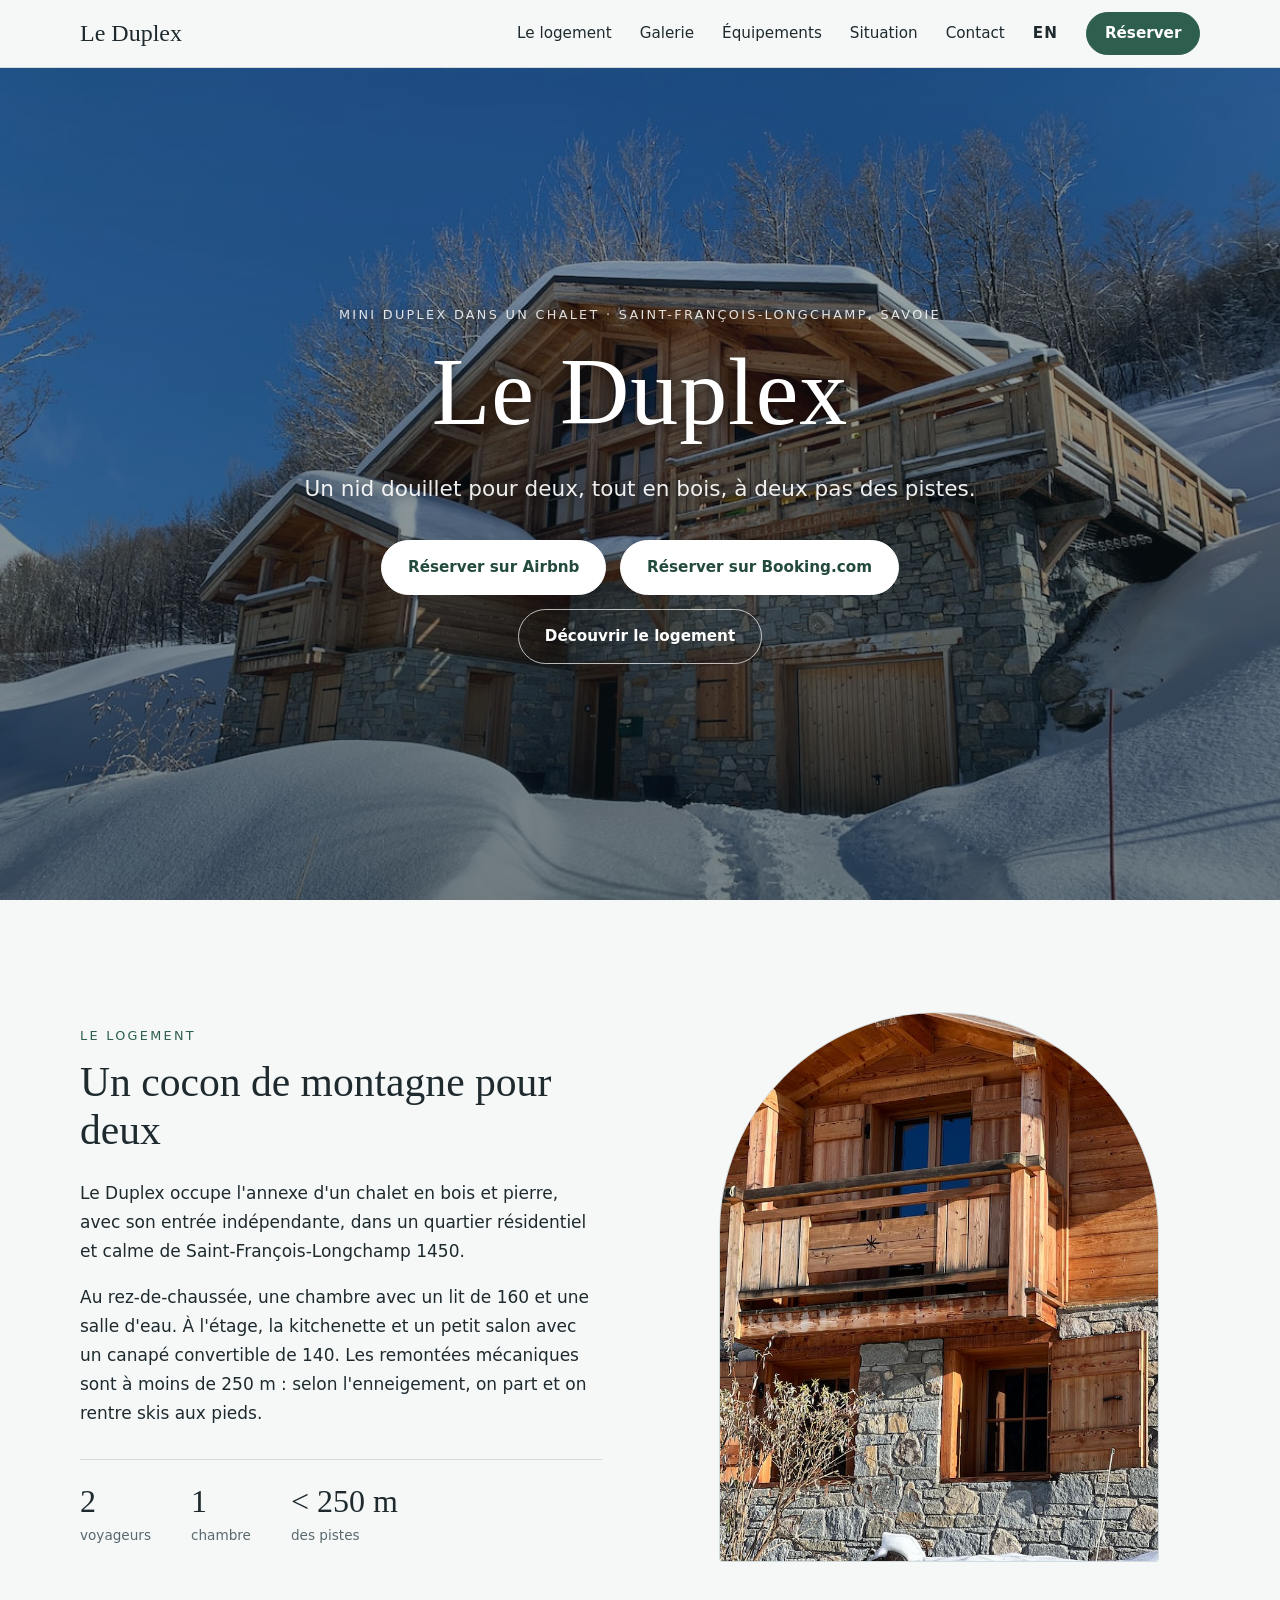
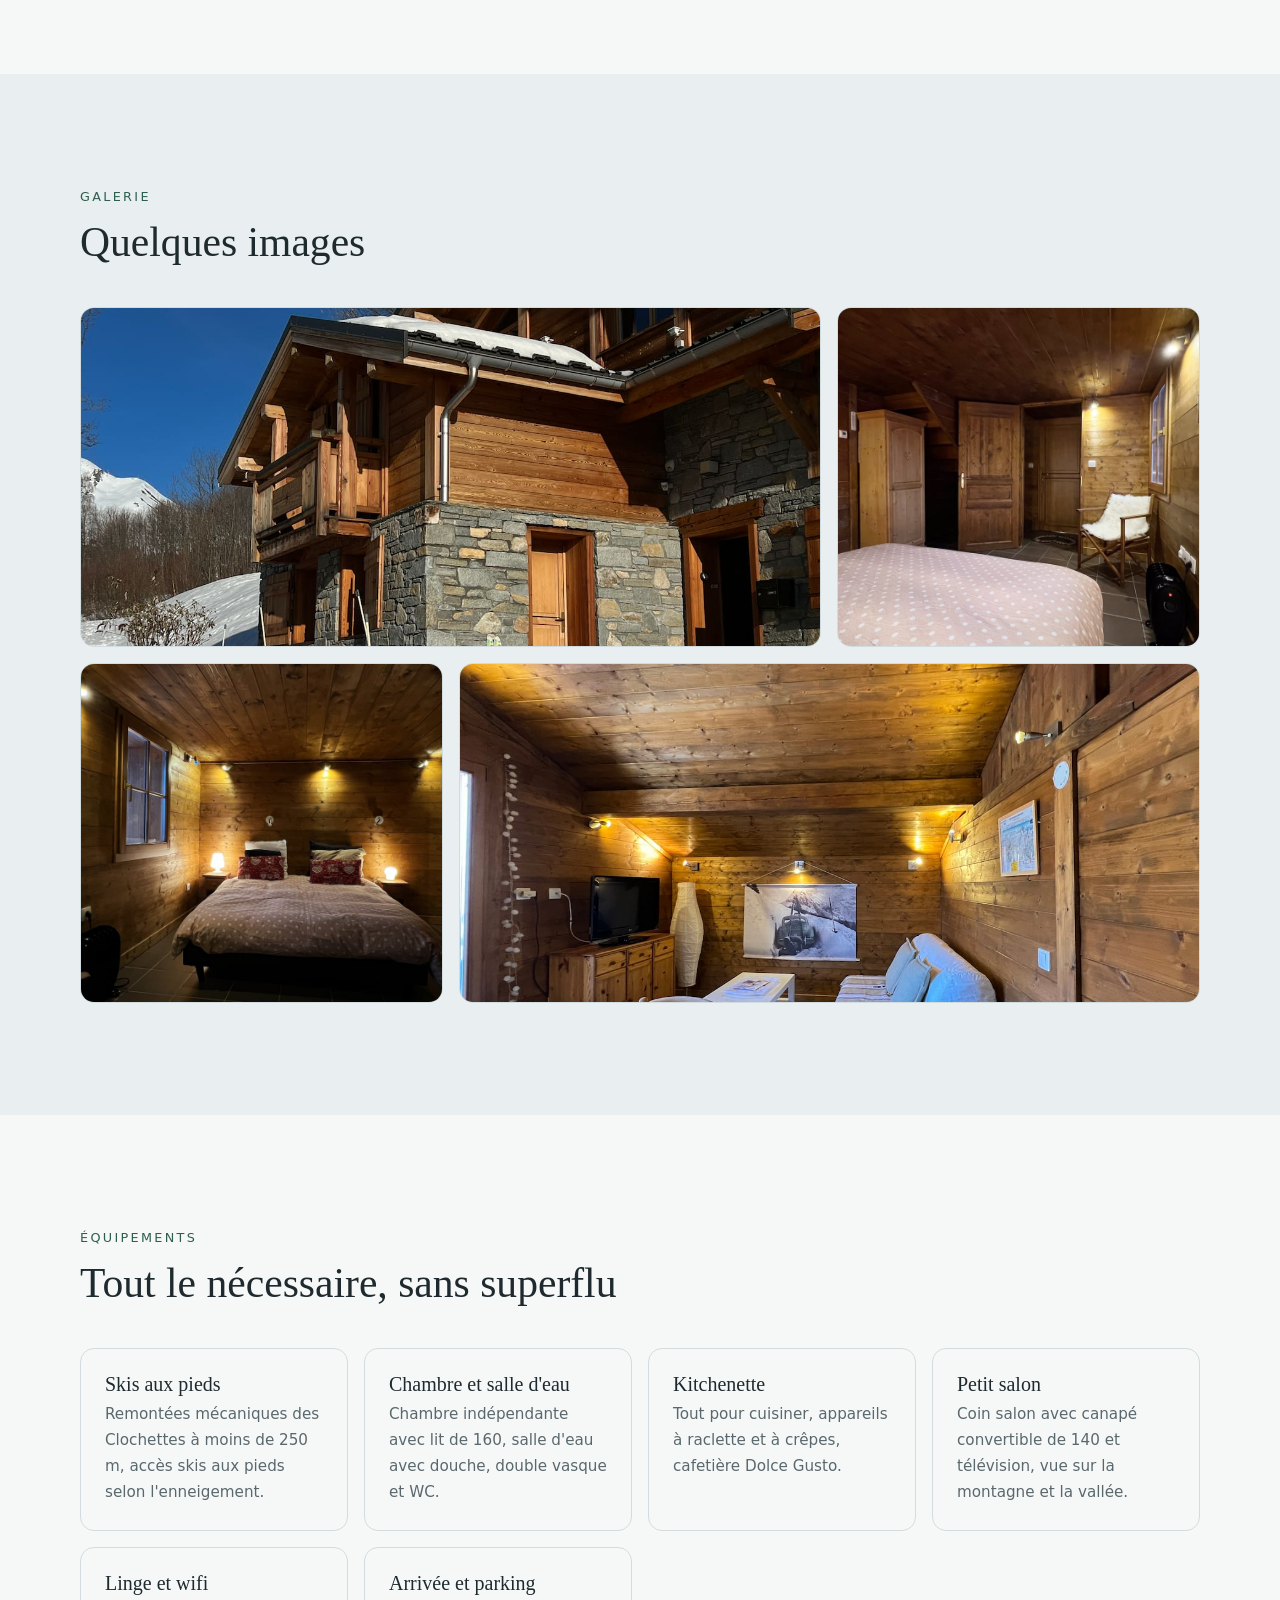
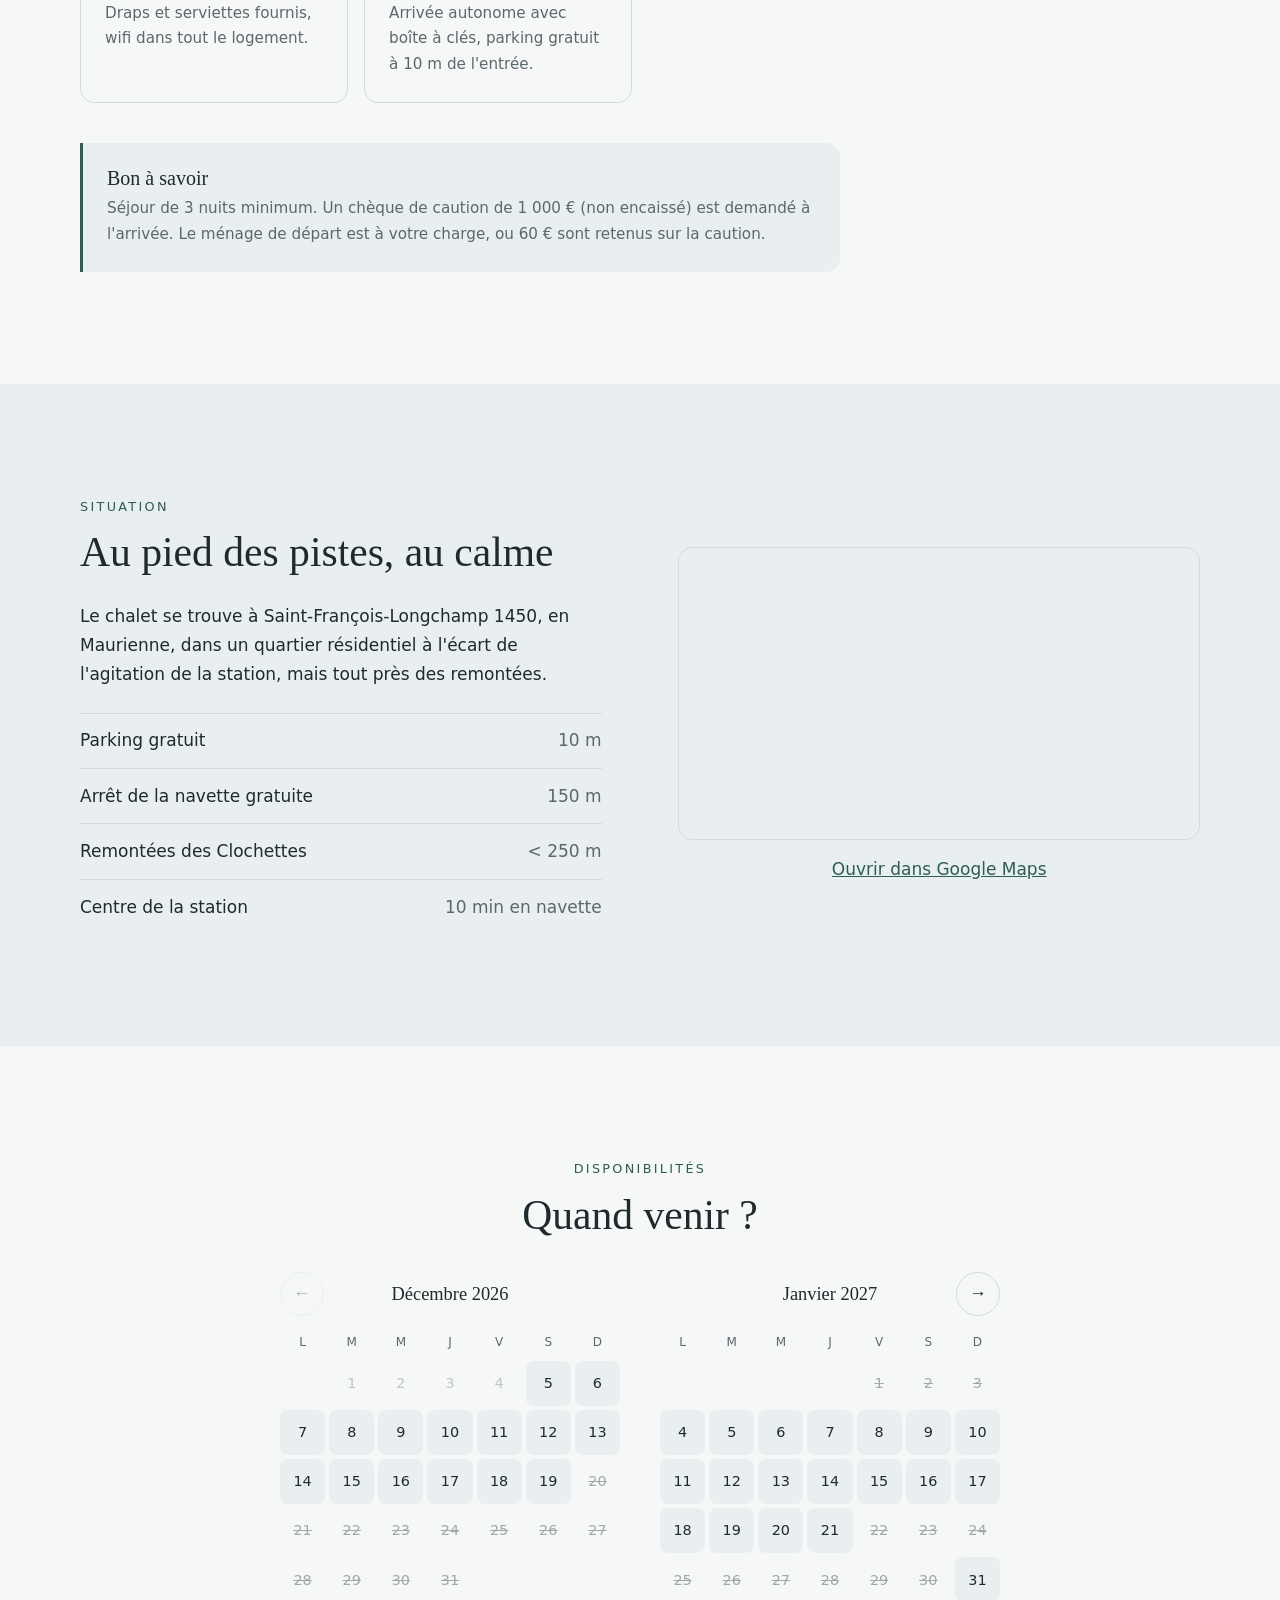
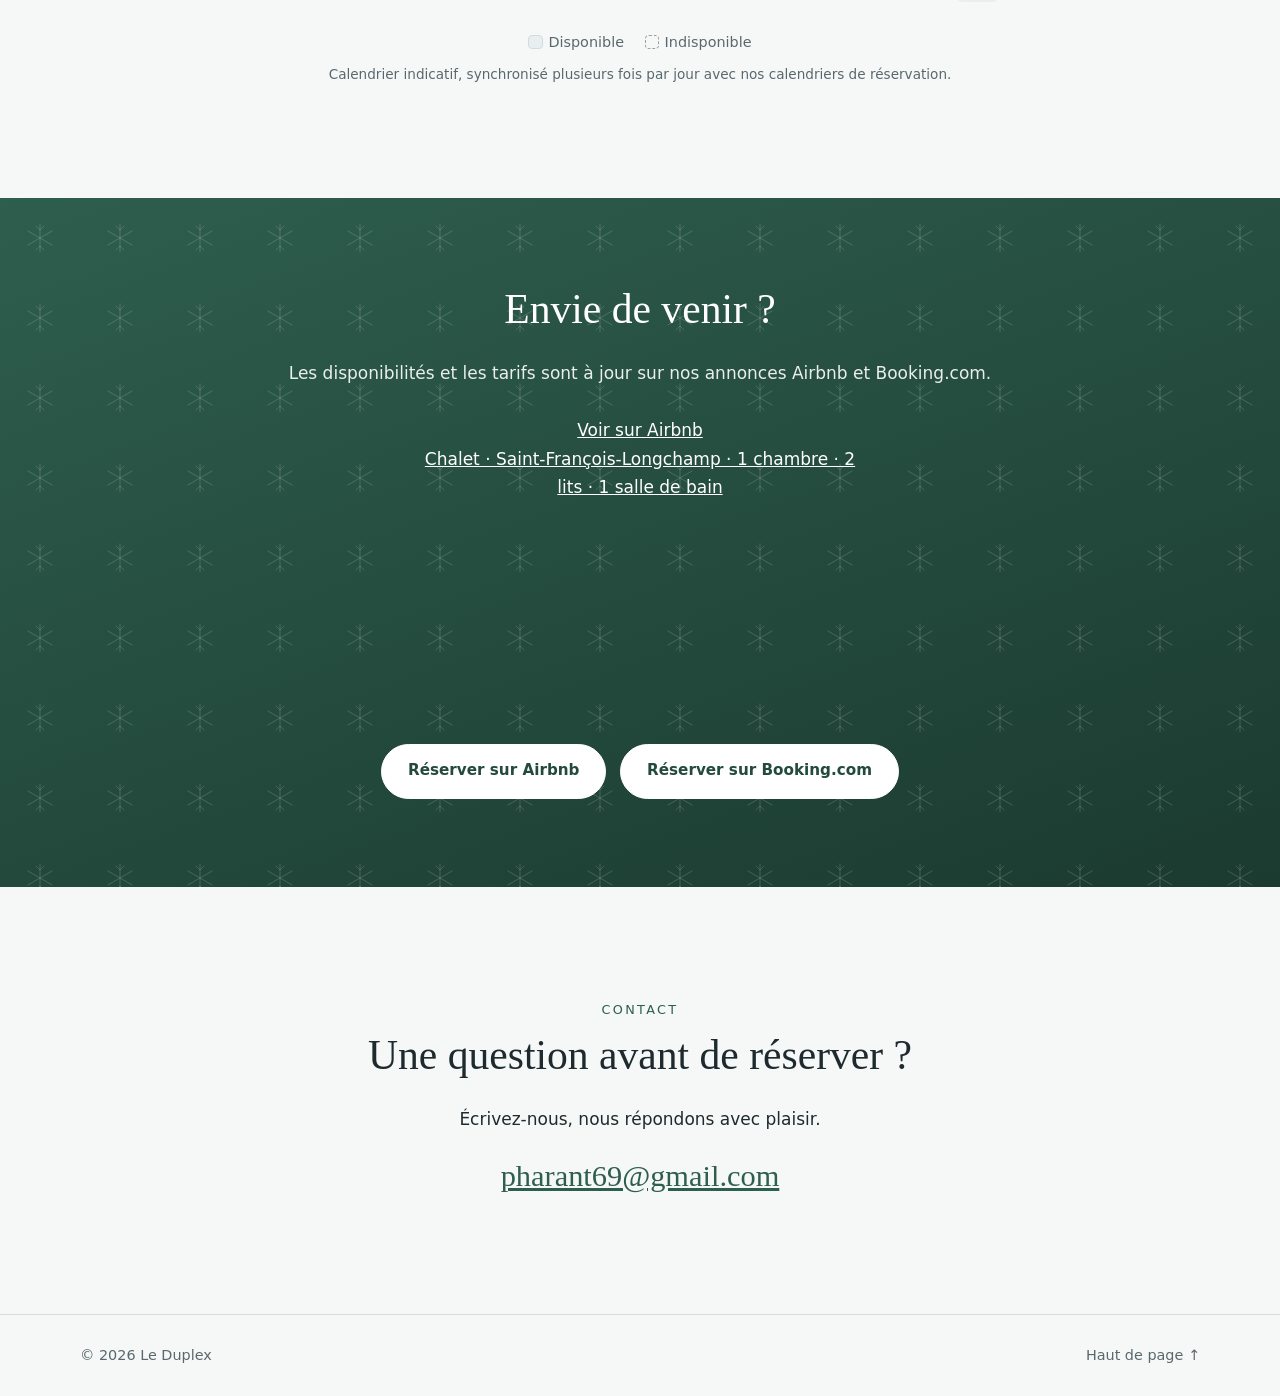
<file: index.html>
<!DOCTYPE html>
<html lang="fr">
<head>
  <meta charset="utf-8">
  <meta name="viewport" content="width=device-width, initial-scale=1">
  <title>Le Duplex — Mini duplex dans un chalet à Saint-François-Longchamp</title>
  <meta name="description" content="Un mini duplex pour deux dans un chalet en bois et pierre à Saint-François-Longchamp 1450, à moins de 250 m des pistes. Découvrez le logement, ses équipements et réservez votre séjour sur Airbnb ou Booking.com.">
  <meta name="theme-color" content="#2e5e4e">
  <meta property="og:title" content="Le Duplex — Mini duplex dans un chalet à Saint-François-Longchamp">
  <meta property="og:description" content="Un nid douillet pour deux dans un chalet, à moins de 250 m des pistes de Saint-François-Longchamp. Réservation sur Airbnb ou Booking.com.">
  <meta property="og:type" content="website">
  <!-- TODO : ajouter images/partage.jpg (1200×630) puis décommenter
  <meta property="og:image" content="images/partage.jpg"> -->
  <link rel="alternate" hreflang="fr" href="./">
  <link rel="alternate" hreflang="en" href="en/">
  <link rel="icon" href="images/favicon.svg" type="image/svg+xml">
  <link rel="stylesheet" href="css/style.css">
  <script>document.documentElement.classList.add('js');</script>
</head>
<body>
  <a class="skip-link" href="#logement">Aller au contenu</a>

  <header class="site-header">
    <div class="container header-inner">
      <a class="brand" href="#accueil">Le Duplex</a>
      <button class="nav-toggle" type="button" aria-expanded="false" aria-controls="menu" aria-label="Ouvrir le menu">
        <span></span><span></span><span></span>
      </button>
      <nav id="menu" class="nav" aria-label="Navigation principale">
        <a href="#logement">Le logement</a>
        <a href="#galerie">Galerie</a>
        <a href="#equipements">Équipements</a>
        <a href="#situation">Situation</a>
        <a href="#contact">Contact</a>
        <a class="lang" href="en/index.html" lang="en" hreflang="en" aria-label="English version">EN</a>
        <a class="btn btn-small" href="#reserver">Réserver</a>
      </nav>
    </div>
  </header>

  <main>
    <section id="accueil" class="hero">
      <div class="container hero-content">
        <p class="eyebrow">Mini duplex dans un chalet · Saint-François-Longchamp, Savoie</p>
        <h1>Le Duplex</h1>
        <p class="hero-lead">Un nid douillet pour deux, tout en bois, à deux pas des pistes.</p>
        <div class="hero-actions">
          <a class="btn" href="https://www.airbnb.fr/rooms/54011270" target="_blank" rel="noopener">Réserver sur Airbnb</a>
          <a class="btn" href="https://www.booking.com/hotel/fr/mini-duplex-dans-chalet.fr.html" target="_blank" rel="noopener">Réserver sur Booking.com</a>
          <a class="btn btn-ghost" href="#logement">Découvrir le logement</a>
        </div>
      </div>
    </section>

    <section id="logement" class="section">
      <div class="container split">
        <div class="reveal">
          <p class="eyebrow">Le logement</p>
          <h2>Un cocon de montagne pour deux</h2>
          <p>Le Duplex occupe l'annexe d'un chalet en bois et pierre, avec son entrée indépendante, dans un quartier résidentiel et calme de Saint-François-Longchamp 1450.</p>
          <p>Au rez-de-chaussée, une chambre avec un lit de 160 et une salle d'eau. À l'étage, la kitchenette et un petit salon avec un canapé convertible de 140. Les remontées mécaniques sont à moins de 250 m : selon l'enneigement, on part et on rentre skis aux pieds.</p>
          <ul class="facts">
            <li><strong>2</strong><span>voyageurs</span></li>
            <li><strong>1</strong><span>chambre</span></li>
            <li><strong>&lt; 250 m</strong><span>des pistes</span></li>
          </ul>
        </div>
        <figure class="photo photo-arch reveal"><img src="images/photo3.jpg" alt="Balcon en bois et volets du chalet" width="1200" height="900"></figure>
      </div>
    </section>

    <section id="galerie" class="section section-alt">
      <div class="container">
        <div class="section-head reveal">
          <p class="eyebrow">Galerie</p>
          <h2>Quelques images</h2>
        </div>
        <div class="gallery">
          <figure class="photo wide reveal"><img src="images/photo2.jpg" alt="L'entrée du chalet dans la neige, skis posés contre le mur en pierre" width="1200" height="675" loading="lazy"></figure>
          <figure class="photo reveal"><img src="images/photo5.jpg" alt="La chambre : armoire en bois, fauteuil et fenêtres" width="1200" height="800" loading="lazy"></figure>
          <figure class="photo reveal"><img src="images/photo4.jpg" alt="La chambre et son lit de 160, éclairage tamisé" width="1200" height="800" loading="lazy"></figure>
          <figure class="photo wide reveal"><img src="images/photo6.jpg" alt="Le petit salon lambrissé avec son canapé convertible" width="1200" height="675" loading="lazy"></figure>
        </div>
      </div>
    </section>

    <section id="equipements" class="section">
      <div class="container">
        <div class="section-head reveal">
          <p class="eyebrow">Équipements</p>
          <h2>Tout le nécessaire, sans superflu</h2>
        </div>
        <ul class="features">
          <li class="reveal"><h3>Skis aux pieds</h3><p>Remontées mécaniques des Clochettes à moins de 250 m, accès skis aux pieds selon l'enneigement.</p></li>
          <li class="reveal"><h3>Chambre et salle d'eau</h3><p>Chambre indépendante avec lit de 160, salle d'eau avec douche, double vasque et WC.</p></li>
          <li class="reveal"><h3>Kitchenette</h3><p>Tout pour cuisiner, appareils à raclette et à crêpes, cafetière Dolce Gusto.</p></li>
          <li class="reveal"><h3>Petit salon</h3><p>Coin salon avec canapé convertible de 140 et télévision, vue sur la montagne et la vallée.</p></li>
          <li class="reveal"><h3>Linge et wifi</h3><p>Draps et serviettes fournis, wifi dans tout le logement.</p></li>
          <li class="reveal"><h3>Arrivée et parking</h3><p>Arrivée autonome avec boîte à clés, parking gratuit à 10 m de l'entrée.</p></li>
        </ul>
        <div class="notes reveal">
          <h3>Bon à savoir</h3>
          <p>Séjour de 3 nuits minimum. Un chèque de caution de 1 000 € (non encaissé) est demandé à l'arrivée. Le ménage de départ est à votre charge, ou 60 € sont retenus sur la caution.</p>
        </div>
      </div>
    </section>

    <section id="situation" class="section section-alt">
      <div class="container split">
        <div class="reveal">
          <p class="eyebrow">Situation</p>
          <h2>Au pied des pistes, au calme</h2>
          <p>Le chalet se trouve à Saint-François-Longchamp 1450, en Maurienne, dans un quartier résidentiel à l'écart de l'agitation de la station, mais tout près des remontées.</p>
          <ul class="distances">
            <li><span>Parking gratuit</span><span>10 m</span></li>
            <li><span>Arrêt de la navette gratuite</span><span>150 m</span></li>
            <li><span>Remontées des Clochettes</span><span>&lt; 250 m</span></li>
            <li><span>Centre de la station</span><span>10 min en navette</span></li>
          </ul>
        </div>
        <div class="map map-side reveal">
          <div class="map-frame">
            <iframe src="https://www.google.com/maps?q=Saint-Fran%C3%A7ois-Longchamp%201450&amp;z=13&amp;hl=fr&amp;output=embed" title="Carte : Saint-François-Longchamp" loading="lazy" referrerpolicy="no-referrer-when-downgrade" allowfullscreen></iframe>
          </div>
          <a href="https://www.google.com/maps/search/?api=1&amp;query=Saint-Fran%C3%A7ois-Longchamp%201450" target="_blank" rel="noopener">Ouvrir dans Google Maps</a>
        </div>
      </div>
    </section>

    <section id="disponibilites" class="section" data-availability data-remote="https://raw.githubusercontent.com/harantol/duplex_sfl/main/data/availability.json" data-src="data/availability.json" hidden>
      <div class="container center">
        <p class="eyebrow">Disponibilités</p>
        <h2>Quand venir ?</h2>
        <div class="cal">
          <div class="cal-nav">
            <button class="cal-prev" type="button" aria-label="Mois précédents">←</button>
            <button class="cal-next" type="button" aria-label="Mois suivants">→</button>
          </div>
          <div class="cal-months" aria-live="polite"></div>
          <p class="cal-legend"><span class="cal-key free"></span>Disponible <span class="cal-key booked"></span>Indisponible</p>
          <p class="cal-note">Calendrier indicatif, synchronisé plusieurs fois par jour avec nos calendriers de réservation.</p>
        </div>
      </div>
    </section>

    <section id="reserver" class="cta">
      <div class="container reveal">
        <h2>Envie de venir ?</h2>
        <p>Les disponibilités et les tarifs sont à jour sur nos annonces Airbnb et Booking.com.</p>
        <div class="airbnb-embed-frame" data-id="54011270" data-view="home" data-hide-price="true">
          <a href="https://www.airbnb.fr/rooms/54011270?source=embed_widget">Voir sur Airbnb</a>
          <a href="https://www.airbnb.fr/rooms/54011270?source=embed_widget" rel="nofollow">Chalet · Saint-François-Longchamp · 1 chambre · 2 lits · 1 salle de bain</a>
          <script async src="https://www.airbnb.fr/embeddable/airbnb_jssdk"></script>
        </div>
        <div class="cta-actions">
          <a class="btn btn-light" href="https://www.airbnb.fr/rooms/54011270" target="_blank" rel="noopener">Réserver sur Airbnb</a>
          <a class="btn btn-light" href="https://www.booking.com/hotel/fr/mini-duplex-dans-chalet.fr.html" target="_blank" rel="noopener">Réserver sur Booking.com</a>
        </div>
      </div>
    </section>

    <section id="contact" class="section">
      <div class="container narrow center reveal">
        <p class="eyebrow">Contact</p>
        <h2>Une question avant de réserver ?</h2>
        <p>Écrivez-nous, nous répondons avec plaisir.</p>
        <!-- Adresse découpée pour échapper aux robots ; js/main.js en fait un lien -->
        <span class="contact-link" data-user="pharant69" data-domain="gmail.com">pharant69 [arobase] gmail.com</span>
      </div>
    </section>
  </main>

  <footer class="site-footer">
    <div class="container footer-inner">
      <span>© <span id="annee">2026</span> Le Duplex</span>
      <a href="#accueil">Haut de page ↑</a>
    </div>
  </footer>

  <script src="js/main.js" defer></script>
  <script src="js/calendar.js" defer></script>
</body>
</html>
</file>
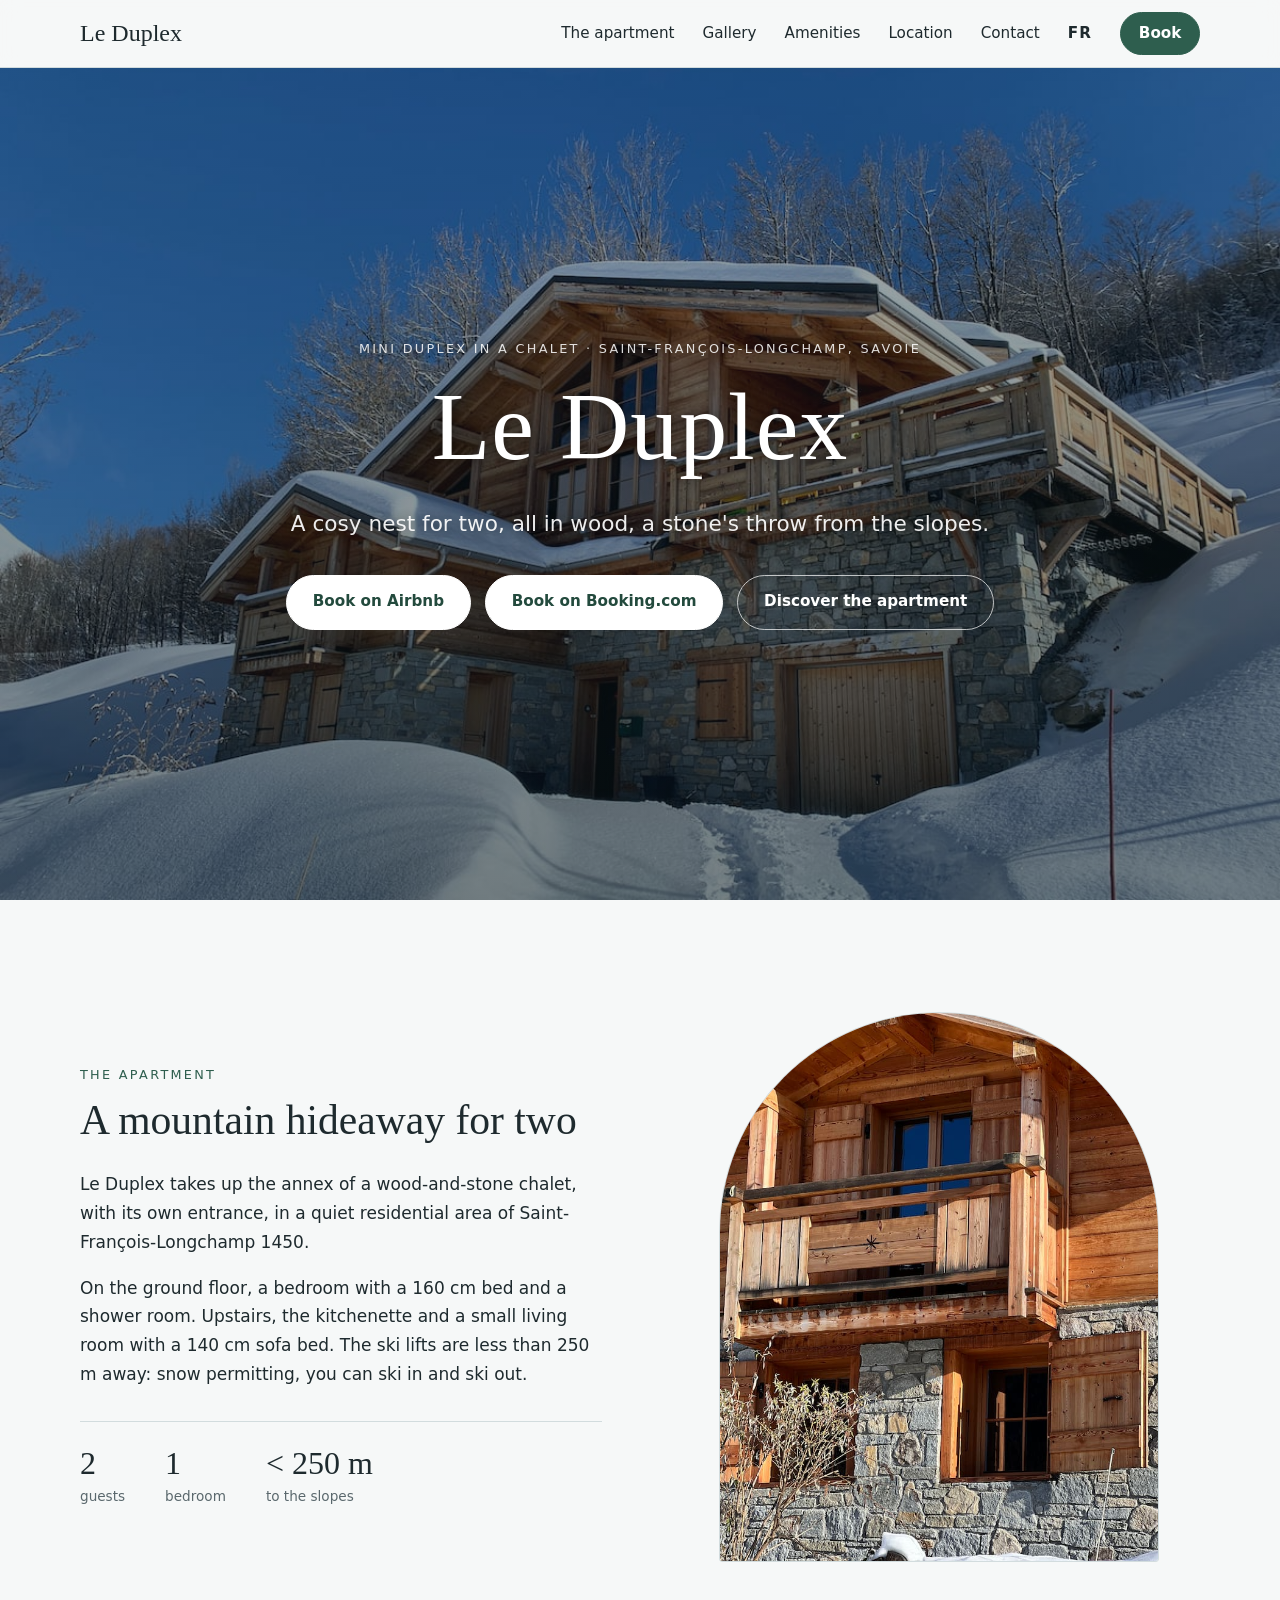
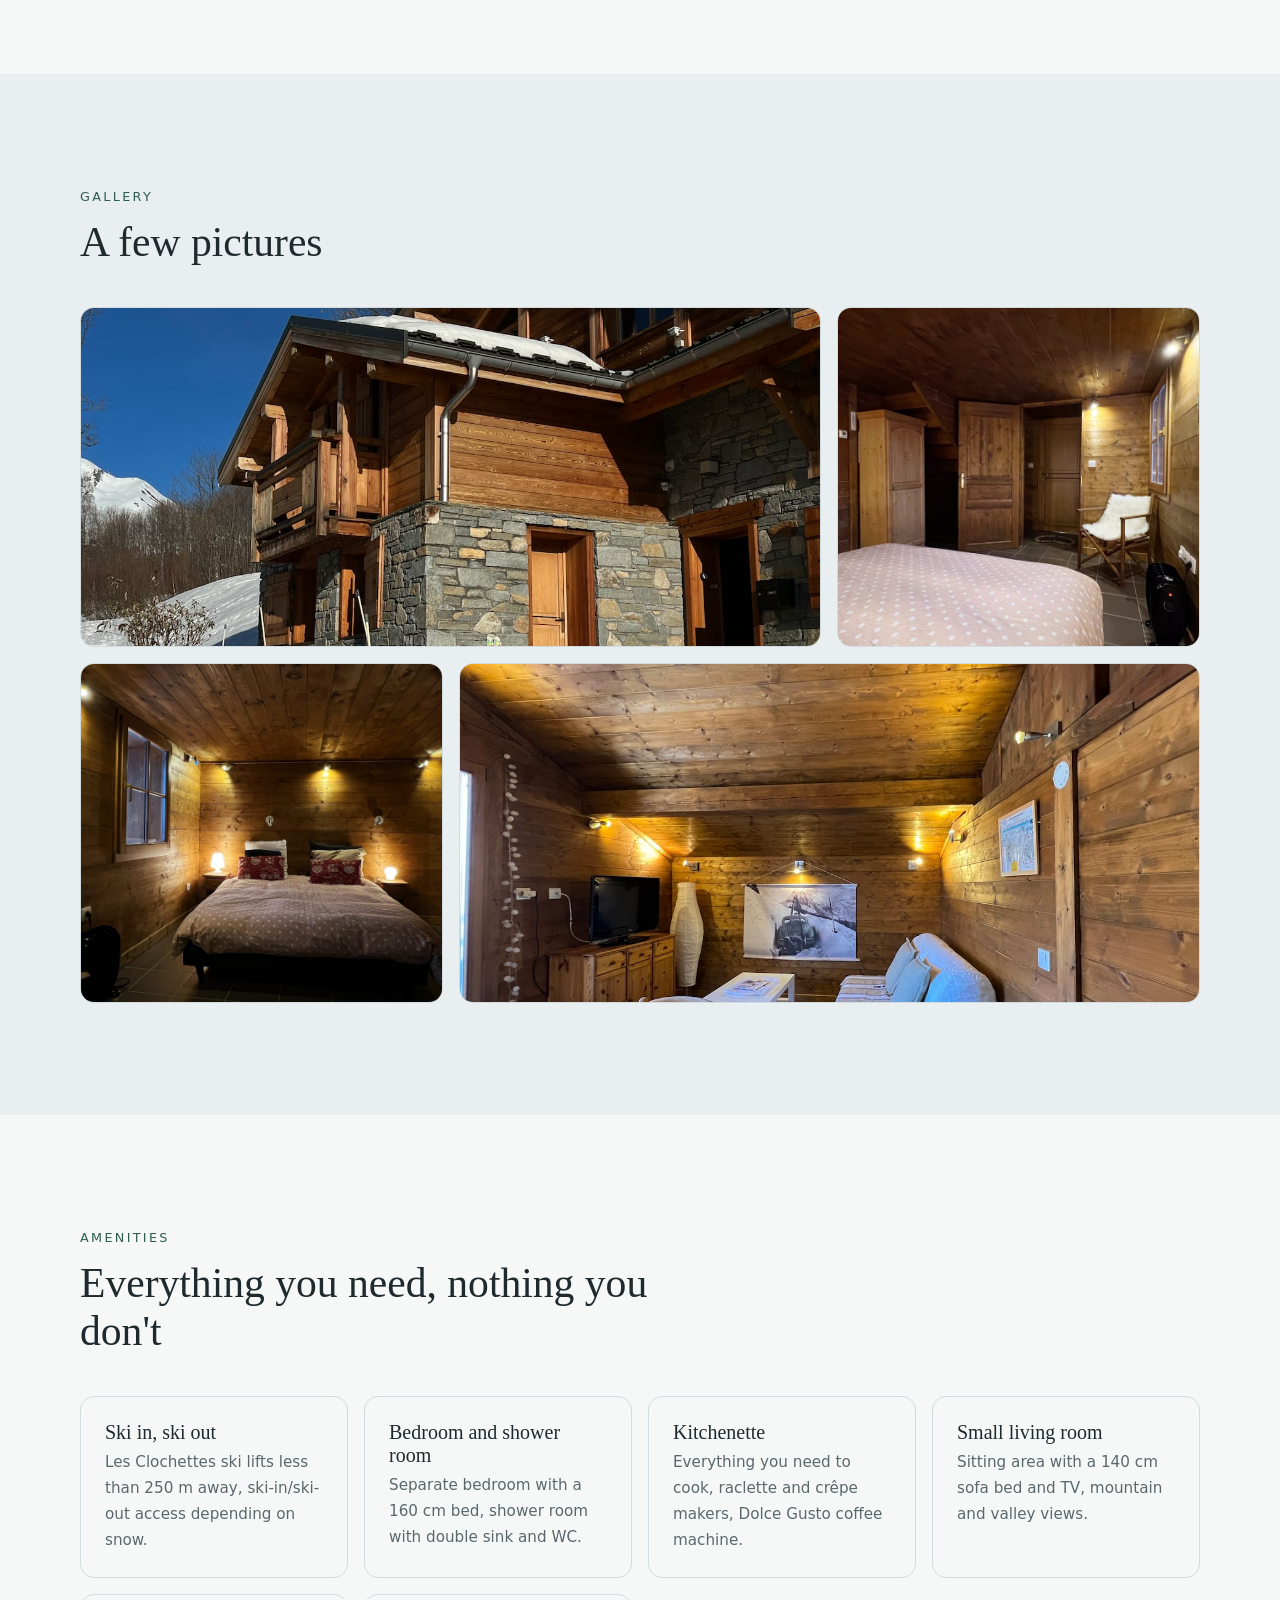
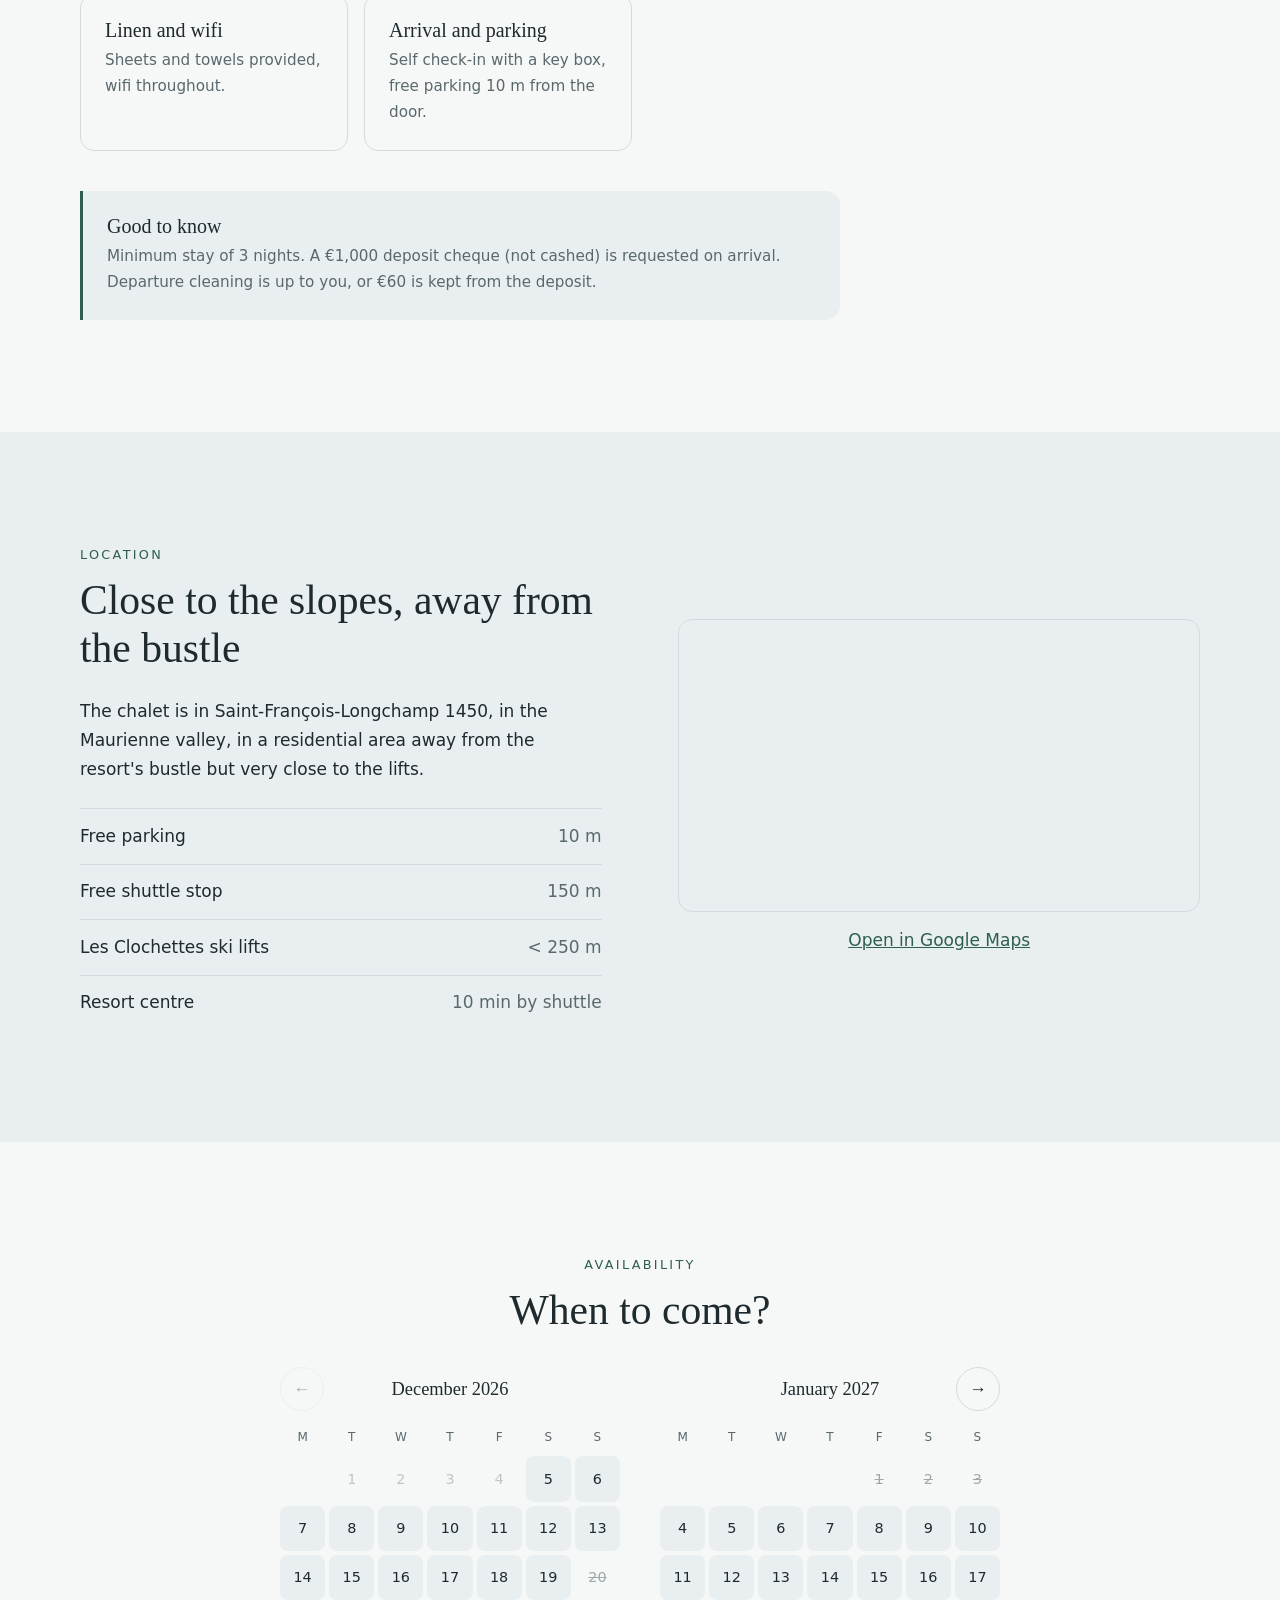
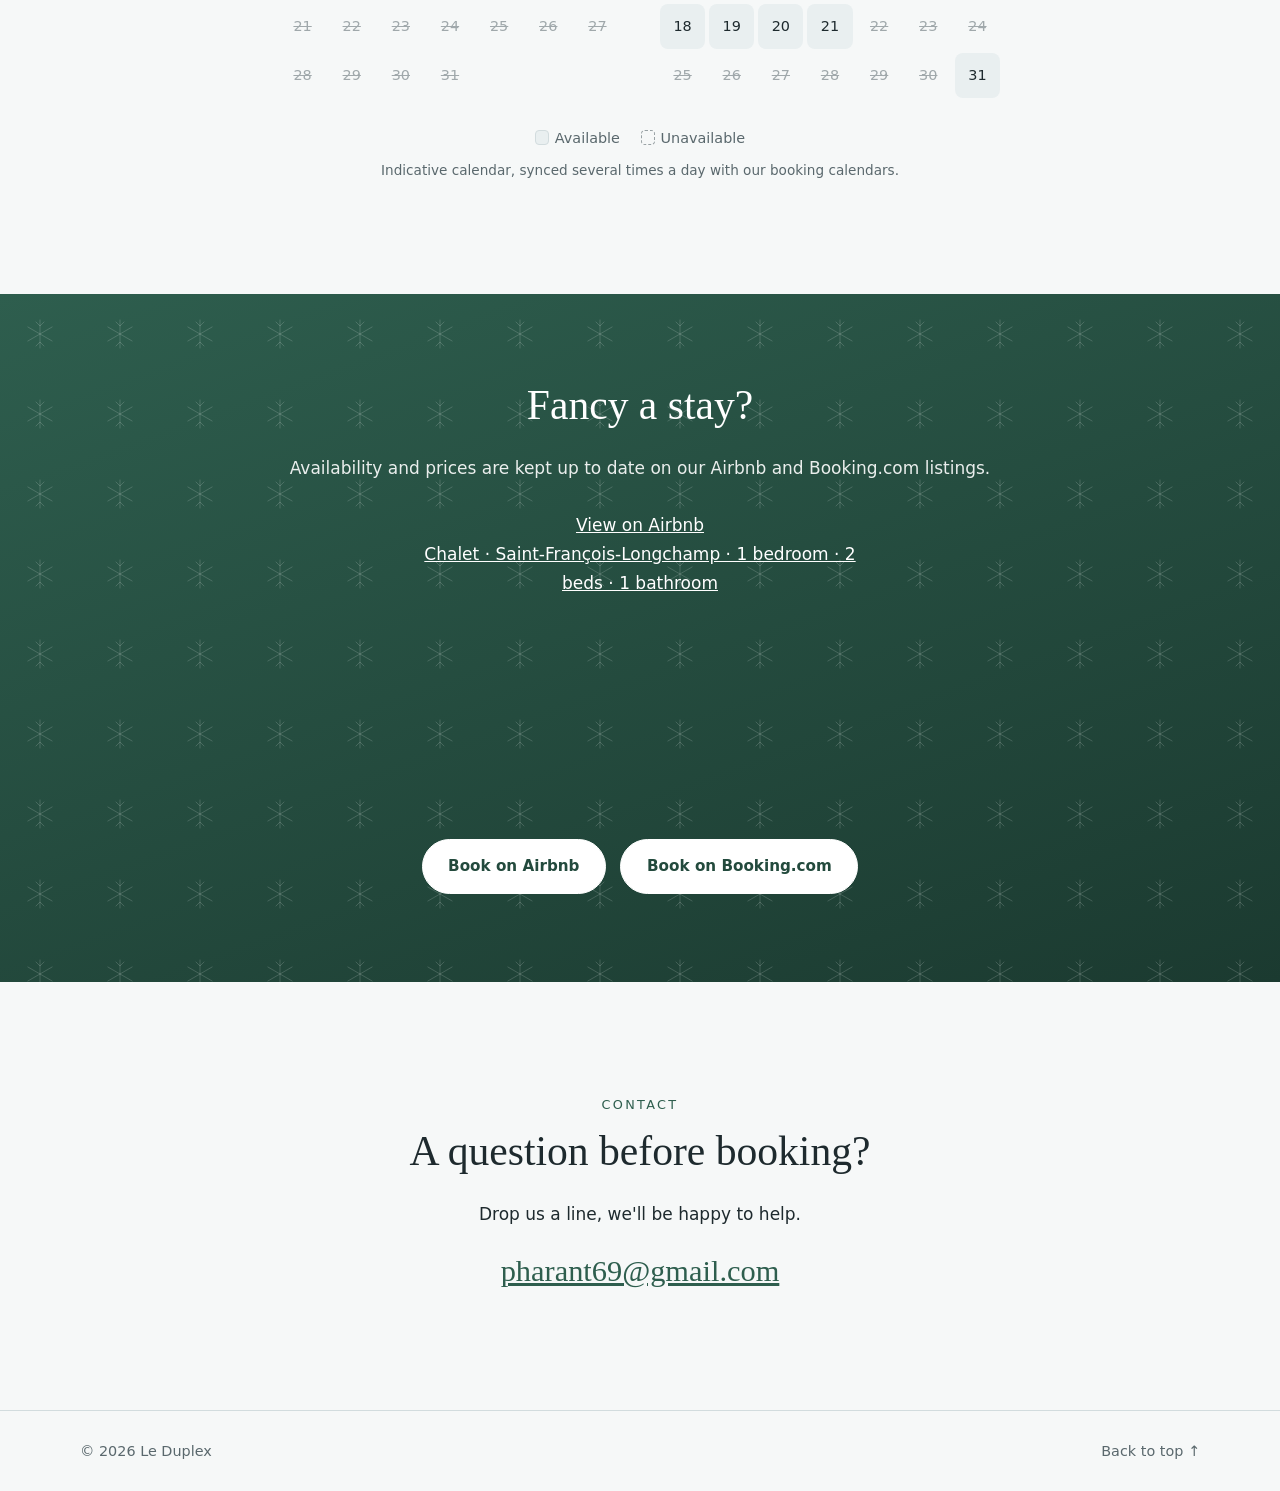
<file: en/index.html>
<!DOCTYPE html>
<html lang="en">
<head>
  <meta charset="utf-8">
  <meta name="viewport" content="width=device-width, initial-scale=1">
  <title>Le Duplex — Mini duplex in a chalet in Saint-François-Longchamp</title>
  <meta name="description" content="A mini duplex for two in a wood-and-stone chalet in Saint-François-Longchamp 1450, less than 250 m from the slopes. Discover the apartment and its amenities, and book your stay on Airbnb or Booking.com.">
  <meta name="theme-color" content="#2e5e4e">
  <meta property="og:title" content="Le Duplex — Mini duplex in a chalet in Saint-François-Longchamp">
  <meta property="og:description" content="A cosy nest for two in a chalet, less than 250 m from the slopes of Saint-François-Longchamp. Book on Airbnb or Booking.com.">
  <meta property="og:type" content="website">
  <link rel="alternate" hreflang="fr" href="../">
  <link rel="alternate" hreflang="en" href="./">
  <link rel="icon" href="../images/favicon.svg" type="image/svg+xml">
  <link rel="stylesheet" href="../css/style.css">
  <script>document.documentElement.classList.add('js');</script>
</head>
<body>
  <a class="skip-link" href="#apartment">Skip to content</a>

  <header class="site-header">
    <div class="container header-inner">
      <a class="brand" href="#home">Le Duplex</a>
      <button class="nav-toggle" type="button" aria-expanded="false" aria-controls="menu" aria-label="Open menu">
        <span></span><span></span><span></span>
      </button>
      <nav id="menu" class="nav" aria-label="Main navigation">
        <a href="#apartment">The apartment</a>
        <a href="#gallery">Gallery</a>
        <a href="#amenities">Amenities</a>
        <a href="#location">Location</a>
        <a href="#contact">Contact</a>
        <a class="lang" href="../index.html" lang="fr" hreflang="fr" aria-label="Version française">FR</a>
        <a class="btn btn-small" href="#book">Book</a>
      </nav>
    </div>
  </header>

  <main>
    <section id="home" class="hero">
      <div class="container hero-content">
        <p class="eyebrow">Mini duplex in a chalet · Saint-François-Longchamp, Savoie</p>
        <h1>Le Duplex</h1>
        <p class="hero-lead">A cosy nest for two, all in wood, a stone's throw from the slopes.</p>
        <div class="hero-actions">
          <a class="btn" href="https://www.airbnb.com/rooms/54011270" target="_blank" rel="noopener">Book on Airbnb</a>
          <a class="btn" href="https://www.booking.com/hotel/fr/mini-duplex-dans-chalet.en-gb.html" target="_blank" rel="noopener">Book on Booking.com</a>
          <a class="btn btn-ghost" href="#apartment">Discover the apartment</a>
        </div>
      </div>
    </section>

    <section id="apartment" class="section">
      <div class="container split">
        <div class="reveal">
          <p class="eyebrow">The apartment</p>
          <h2>A mountain hideaway for two</h2>
          <p>Le Duplex takes up the annex of a wood-and-stone chalet, with its own entrance, in a quiet residential area of Saint-François-Longchamp 1450.</p>
          <p>On the ground floor, a bedroom with a 160 cm bed and a shower room. Upstairs, the kitchenette and a small living room with a 140 cm sofa bed. The ski lifts are less than 250 m away: snow permitting, you can ski in and ski out.</p>
          <ul class="facts">
            <li><strong>2</strong><span>guests</span></li>
            <li><strong>1</strong><span>bedroom</span></li>
            <li><strong>&lt; 250 m</strong><span>to the slopes</span></li>
          </ul>
        </div>
        <figure class="photo photo-arch reveal"><img src="../images/photo3.jpg" alt="Wooden balcony and shutters of the chalet" width="1200" height="900"></figure>
      </div>
    </section>

    <section id="gallery" class="section section-alt">
      <div class="container">
        <div class="section-head reveal">
          <p class="eyebrow">Gallery</p>
          <h2>A few pictures</h2>
        </div>
        <div class="gallery">
          <figure class="photo wide reveal"><img src="../images/photo2.jpg" alt="The chalet entrance in the snow, skis leaning against the stone wall" width="1200" height="675" loading="lazy"></figure>
          <figure class="photo reveal"><img src="../images/photo5.jpg" alt="The bedroom: wooden wardrobe, armchair and windows" width="1200" height="800" loading="lazy"></figure>
          <figure class="photo reveal"><img src="../images/photo4.jpg" alt="The bedroom and its 160 cm bed, soft lighting" width="1200" height="800" loading="lazy"></figure>
          <figure class="photo wide reveal"><img src="../images/photo6.jpg" alt="The wood-panelled living room with its sofa bed" width="1200" height="675" loading="lazy"></figure>
        </div>
      </div>
    </section>

    <section id="amenities" class="section">
      <div class="container">
        <div class="section-head reveal">
          <p class="eyebrow">Amenities</p>
          <h2>Everything you need, nothing you don't</h2>
        </div>
        <ul class="features">
          <li class="reveal"><h3>Ski in, ski out</h3><p>Les Clochettes ski lifts less than 250 m away, ski-in/ski-out access depending on snow.</p></li>
          <li class="reveal"><h3>Bedroom and shower room</h3><p>Separate bedroom with a 160 cm bed, shower room with double sink and WC.</p></li>
          <li class="reveal"><h3>Kitchenette</h3><p>Everything you need to cook, raclette and crêpe makers, Dolce Gusto coffee machine.</p></li>
          <li class="reveal"><h3>Small living room</h3><p>Sitting area with a 140 cm sofa bed and TV, mountain and valley views.</p></li>
          <li class="reveal"><h3>Linen and wifi</h3><p>Sheets and towels provided, wifi throughout.</p></li>
          <li class="reveal"><h3>Arrival and parking</h3><p>Self check-in with a key box, free parking 10 m from the door.</p></li>
        </ul>
        <div class="notes reveal">
          <h3>Good to know</h3>
          <p>Minimum stay of 3 nights. A €1,000 deposit cheque (not cashed) is requested on arrival. Departure cleaning is up to you, or €60 is kept from the deposit.</p>
        </div>
      </div>
    </section>

    <section id="location" class="section section-alt">
      <div class="container split">
        <div class="reveal">
          <p class="eyebrow">Location</p>
          <h2>Close to the slopes, away from the bustle</h2>
          <p>The chalet is in Saint-François-Longchamp 1450, in the Maurienne valley, in a residential area away from the resort's bustle but very close to the lifts.</p>
          <ul class="distances">
            <li><span>Free parking</span><span>10 m</span></li>
            <li><span>Free shuttle stop</span><span>150 m</span></li>
            <li><span>Les Clochettes ski lifts</span><span>&lt; 250 m</span></li>
            <li><span>Resort centre</span><span>10 min by shuttle</span></li>
          </ul>
        </div>
        <div class="map map-side reveal">
          <div class="map-frame">
            <iframe src="https://www.google.com/maps?q=Saint-Fran%C3%A7ois-Longchamp%201450&amp;z=13&amp;hl=en&amp;output=embed" title="Map: Saint-François-Longchamp" loading="lazy" referrerpolicy="no-referrer-when-downgrade" allowfullscreen></iframe>
          </div>
          <a href="https://www.google.com/maps/search/?api=1&amp;query=Saint-Fran%C3%A7ois-Longchamp%201450" target="_blank" rel="noopener">Open in Google Maps</a>
        </div>
      </div>
    </section>

    <section id="availability" class="section" data-availability data-remote="https://raw.githubusercontent.com/harantol/duplex_sfl/main/data/availability.json" data-src="../data/availability.json" hidden>
      <div class="container center">
        <p class="eyebrow">Availability</p>
        <h2>When to come?</h2>
        <div class="cal">
          <div class="cal-nav">
            <button class="cal-prev" type="button" aria-label="Previous months">←</button>
            <button class="cal-next" type="button" aria-label="Next months">→</button>
          </div>
          <div class="cal-months" aria-live="polite"></div>
          <p class="cal-legend"><span class="cal-key free"></span>Available <span class="cal-key booked"></span>Unavailable</p>
          <p class="cal-note">Indicative calendar, synced several times a day with our booking calendars.</p>
        </div>
      </div>
    </section>

    <section id="book" class="cta">
      <div class="container reveal">
        <h2>Fancy a stay?</h2>
        <p>Availability and prices are kept up to date on our Airbnb and Booking.com listings.</p>
        <div class="airbnb-embed-frame" data-id="54011270" data-view="home" data-hide-price="true">
          <a href="https://www.airbnb.com/rooms/54011270?source=embed_widget">View on Airbnb</a>
          <a href="https://www.airbnb.com/rooms/54011270?source=embed_widget" rel="nofollow">Chalet · Saint-François-Longchamp · 1 bedroom · 2 beds · 1 bathroom</a>
          <script async src="https://www.airbnb.com/embeddable/airbnb_jssdk"></script>
        </div>
        <div class="cta-actions">
          <a class="btn btn-light" href="https://www.airbnb.com/rooms/54011270" target="_blank" rel="noopener">Book on Airbnb</a>
          <a class="btn btn-light" href="https://www.booking.com/hotel/fr/mini-duplex-dans-chalet.en-gb.html" target="_blank" rel="noopener">Book on Booking.com</a>
        </div>
      </div>
    </section>

    <section id="contact" class="section">
      <div class="container narrow center reveal">
        <p class="eyebrow">Contact</p>
        <h2>A question before booking?</h2>
        <p>Drop us a line, we'll be happy to help.</p>
        <!-- Address split up to keep it away from bots; js/main.js turns it into a link -->
        <span class="contact-link" data-user="pharant69" data-domain="gmail.com">pharant69 [at] gmail.com</span>
      </div>
    </section>
  </main>

  <footer class="site-footer">
    <div class="container footer-inner">
      <span>© <span id="annee">2026</span> Le Duplex</span>
      <a href="#home">Back to top ↑</a>
    </div>
  </footer>

  <script src="../js/main.js" defer></script>
  <script src="../js/calendar.js" defer></script>
</body>
</html>
</file>
<file: css/style.css>
/* ---------- Thème ---------- */
:root {
  --bg: #f6f8f8;
  --bg-alt: #e9eff0;
  --text: #1e2a2e;
  --muted: #5a686d;
  --line: #d2dcde;
  --accent: #2e5e4e;
  --accent-hover: #234a3d;
  --on-accent: #fff;
  --header-bg: rgba(246, 248, 248, 0.88);

  /* Photo d'accueil (`none` pour revenir au dégradé seul) */
  --hero-photo: url("../images/photo1.jpg");

  --serif: "Iowan Old Style", "Palatino Linotype", Palatino, "Book Antiqua", Georgia, serif;
  --sans: system-ui, -apple-system, "Segoe UI", Roboto, "Helvetica Neue", Arial, sans-serif;
  --radius: 14px;
  --header-h: 68px;

  /* Flocons de neige */
  --pattern: url("data:image/svg+xml,%3Csvg xmlns='http://www.w3.org/2000/svg' width='80' height='80' viewBox='0 0 80 80'%3E%3Cg fill='none' stroke='%23fff' stroke-opacity='.16' stroke-linecap='round'%3E%3Cpath d='M40 26v28M27.9 33l24.2 14M27.9 47l24.2-14M36 28l4 4 4-4M36 52l4-4 4 4'/%3E%3C/g%3E%3C/svg%3E");
}

@media (prefers-color-scheme: dark) {
  :root {
    --bg: #121a1c;
    --bg-alt: #1a2427;
    --text: #e6eef0;
    --muted: #9aabb0;
    --line: #2b3a3e;
    --accent: #6fb39a;
    --accent-hover: #88c6af;
    --on-accent: #121a1c;
    --header-bg: rgba(18, 26, 28, 0.88);
  }
}

/* ---------- Base ---------- */
*, *::before, *::after { box-sizing: border-box; }

html { scroll-behavior: smooth; scroll-padding-top: var(--header-h); }

body {
  margin: 0;
  background: var(--bg);
  color: var(--text);
  font-family: var(--sans);
  font-size: 1.0625rem;
  line-height: 1.7;
  -webkit-font-smoothing: antialiased;
}

h1, h2, h3 { font-family: var(--serif); font-weight: 500; line-height: 1.15; margin: 0 0 0.6em; }
h1 { font-size: clamp(3rem, 10vw, 6rem); letter-spacing: 0.01em; }
h2 { font-size: clamp(1.8rem, 4vw, 2.6rem); }
h3 { font-size: 1.25rem; margin-bottom: 0.3em; }
p { margin: 0 0 1em; }
a { color: var(--accent); }
img { display: block; max-width: 100%; }
ul { list-style: none; margin: 0; padding: 0; }
:focus-visible { outline: 2px solid var(--accent); outline-offset: 3px; }

.container { width: min(1120px, 100% - 2.5rem); margin-inline: auto; }
.narrow { max-width: 640px; }
.center { text-align: center; }

.eyebrow {
  font-size: 0.8rem;
  letter-spacing: 0.18em;
  text-transform: uppercase;
  color: var(--accent);
  margin-bottom: 0.9em;
}

.skip-link {
  position: absolute; left: 1rem; top: -4rem; z-index: 100;
  background: var(--accent); color: var(--on-accent);
  padding: 0.5rem 1rem; border-radius: 8px;
}
.skip-link:focus { top: 1rem; }

/* ---------- Boutons ---------- */
.btn {
  display: inline-block;
  padding: 0.85rem 1.6rem;
  border: 1px solid var(--accent);
  border-radius: 999px;
  background: var(--accent);
  color: var(--on-accent);
  font-weight: 600;
  font-size: 0.95rem;
  text-decoration: none;
  transition: background 0.2s, border-color 0.2s, color 0.2s;
}
.btn:hover { background: var(--accent-hover); border-color: var(--accent-hover); }
.btn-small { padding: 0.5rem 1.1rem; }
.btn-ghost { background: transparent; border-color: rgba(255, 255, 255, 0.7); color: #fff; }
.btn-ghost:hover { background: rgba(255, 255, 255, 0.15); border-color: #fff; }
.btn-light { background: #fff; border-color: #fff; color: #234a3d; }
.btn-light:hover { background: #e3efea; border-color: #e3efea; }

/* ---------- En-tête ---------- */
.site-header {
  position: sticky; top: 0; z-index: 50;
  height: var(--header-h);
  background: var(--header-bg);
  backdrop-filter: blur(10px);
  border-bottom: 1px solid var(--line);
}
.header-inner { height: 100%; display: flex; align-items: center; justify-content: space-between; }
.brand { font-family: var(--serif); font-size: 1.5rem; color: var(--text); text-decoration: none; }

.nav { display: flex; align-items: center; gap: 1.75rem; }
.nav a:not(.btn) { color: var(--text); text-decoration: none; font-size: 0.95rem; }
.nav a:not(.btn):hover { color: var(--accent); }
.nav .lang { font-weight: 600; letter-spacing: 0.08em; }

.nav-toggle {
  display: none;
  width: 44px; height: 44px; padding: 10px;
  background: none; border: 0; cursor: pointer;
  flex-direction: column; justify-content: space-between;
}
.nav-toggle span { display: block; height: 2px; background: var(--text); border-radius: 2px; transition: transform 0.2s, opacity 0.2s; }
.nav-toggle[aria-expanded="true"] span:nth-child(1) { transform: translateY(11px) rotate(45deg); }
.nav-toggle[aria-expanded="true"] span:nth-child(2) { opacity: 0; }
.nav-toggle[aria-expanded="true"] span:nth-child(3) { transform: translateY(-11px) rotate(-45deg); }

@media (max-width: 820px) {
  .js .nav-toggle { display: flex; }
  .js .nav {
    position: absolute; top: var(--header-h); left: 0; right: 0;
    flex-direction: column; align-items: stretch; gap: 0;
    padding: 0.5rem 1.25rem 1.25rem;
    background: var(--bg);
    border-bottom: 1px solid var(--line);
    display: none;
  }
  .js .nav.open { display: flex; }
  .js .nav a:not(.btn) { padding: 0.8rem 0; border-bottom: 1px solid var(--line); }
  .js .nav .btn { margin-top: 1rem; text-align: center; }
  /* Sans JavaScript : le menu reste visible et défile horizontalement */
  html:not(.js) .nav { overflow-x: auto; gap: 1.1rem; margin-left: 1rem; white-space: nowrap; }
}

/* ---------- Accueil ---------- */
.hero {
  min-height: min(calc(100svh - var(--header-h)), 860px);
  display: flex; align-items: center; justify-content: center;
  padding: 4rem 0;
  color: #fff;
  text-align: center;
  background:
    linear-gradient(rgba(10, 22, 28, 0.35), rgba(10, 22, 28, 0.55)),
    var(--hero-photo) center / cover no-repeat,
    linear-gradient(160deg, #4f7f9a 0%, #2e5e4e 55%, #1b3a30 100%);
}
.hero-content { max-width: 760px; text-shadow: 0 1px 12px rgba(0, 0, 0, 0.45); }
.hero .btn { text-shadow: none; }
.hero .eyebrow { color: rgba(255, 255, 255, 0.85); }
.hero h1 { margin-bottom: 0.25em; }
.hero-lead { font-size: clamp(1.1rem, 2.4vw, 1.35rem); color: rgba(255, 255, 255, 0.92); margin-bottom: 2rem; }
.hero-actions, .cta-actions { display: flex; flex-wrap: wrap; gap: 0.9rem; justify-content: center; }
.hero .btn:not(.btn-ghost) { background: #fff; border-color: #fff; color: #234a3d; }
.hero .btn:not(.btn-ghost):hover { background: #e3efea; border-color: #e3efea; }

/* ---------- Sections ---------- */
.section { padding: clamp(4rem, 9vw, 7rem) 0; }
.section-alt { background: var(--bg-alt); }
.section-head { max-width: 640px; margin-bottom: 2.5rem; }

.split { display: grid; grid-template-columns: 1fr 1fr; gap: clamp(2rem, 6vw, 5rem); align-items: center; }
@media (max-width: 820px) { .split { grid-template-columns: 1fr; } }

.facts { display: flex; gap: 2.5rem; margin-top: 2rem; padding-top: 1.5rem; border-top: 1px solid var(--line); }
.facts strong { display: block; font-family: var(--serif); font-size: 2rem; font-weight: 500; line-height: 1.1; }
.facts span { font-size: 0.85rem; color: var(--muted); }

/* ---------- Photos ---------- */
.photo {
  margin: 0;
  aspect-ratio: 4 / 3;
  border-radius: var(--radius);
  overflow: hidden;
  background: linear-gradient(135deg, var(--line), var(--bg-alt));
  border: 1px solid var(--line);
  display: grid; place-items: center;
}
.photo span { color: var(--muted); font-size: 0.85rem; letter-spacing: 0.08em; text-transform: uppercase; }
.photo img { width: 100%; height: 100%; object-fit: cover; }
.photo-arch { aspect-ratio: 4 / 5; border-radius: 999px 999px var(--radius) var(--radius); max-width: 440px; width: 100%; justify-self: center; }

.gallery { display: grid; grid-template-columns: repeat(3, 1fr); grid-auto-rows: 340px; gap: 1rem; }
.gallery .photo { aspect-ratio: auto; }
.gallery .wide { grid-column: span 2; }
.gallery .tall { grid-row: span 2; }
@media (max-width: 820px) {
  .gallery { grid-template-columns: 1fr; grid-auto-rows: auto; }
  .gallery .wide { grid-column: auto; }
  .gallery .tall { grid-row: auto; }
  .gallery .photo img { height: auto; }
}

.around { display: grid; grid-template-columns: repeat(4, 1fr); gap: 1rem; margin-top: clamp(2rem, 5vw, 3.5rem); }
@media (max-width: 820px) { .around { grid-template-columns: repeat(2, 1fr); } }

/* ---------- Vidéo ---------- */
.video { max-width: 960px; margin-top: clamp(3rem, 7vw, 5rem); text-align: center; }
.video-frame { aspect-ratio: 16 / 9; border-radius: var(--radius); overflow: hidden; background: #000; border: 1px solid var(--line); }
.video-frame iframe { display: block; width: 100%; height: 100%; border: 0; }

/* ---------- Carte ---------- */
.map { max-width: 760px; margin-top: clamp(2rem, 5vw, 3.5rem); text-align: center; }
.map-frame { aspect-ratio: 16 / 9; border-radius: var(--radius); overflow: hidden; border: 1px solid var(--line); margin-bottom: 0.9rem; }
.map-side { margin-top: 0; }
.map-frame iframe { display: block; width: 100%; height: 100%; border: 0; }

/* ---------- Équipements ---------- */
.features { display: grid; grid-template-columns: repeat(auto-fit, minmax(260px, 1fr)); gap: 1rem; }
.features li { padding: 1.5rem; border: 1px solid var(--line); border-radius: var(--radius); }
.features p { margin: 0; color: var(--muted); font-size: 0.95rem; }

/* ---------- Bon à savoir ---------- */
.notes { max-width: 760px; margin-top: 2.5rem; padding: 1.5rem; border-left: 3px solid var(--accent); background: var(--bg-alt); border-radius: 0 var(--radius) var(--radius) 0; }
.notes p { margin: 0; color: var(--muted); font-size: 0.95rem; }

/* ---------- Situation ---------- */
.distances { margin-top: 1.5rem; }
.distances li { display: flex; justify-content: space-between; gap: 1rem; padding: 0.8rem 0; border-top: 1px solid var(--line); }
.distances li span:last-child { color: var(--muted); white-space: nowrap; }

/* ---------- Disponibilités ---------- */
.cal { max-width: 720px; margin: 2rem auto 0; }
.cal-nav { display: flex; justify-content: space-between; margin-bottom: -44px; position: relative; z-index: 1; }
.cal-nav button {
  width: 44px; height: 44px;
  border: 1px solid var(--line); border-radius: 50%;
  background: var(--bg); color: var(--text);
  font-size: 1.1rem; cursor: pointer;
}
.cal-nav button:hover:not(:disabled) { border-color: var(--accent); color: var(--accent); }
.cal-nav button:disabled { opacity: 0.35; cursor: default; }
.cal-months { display: grid; grid-template-columns: 1fr 1fr; gap: 2.5rem; }
.cal-month h3 { font-size: 1.15rem; text-transform: capitalize; margin-bottom: 1rem; line-height: 44px; }
.cal-grid { display: grid; grid-template-columns: repeat(7, 1fr); gap: 4px; font-size: 0.9rem; }
.cal-weekday { color: var(--muted); font-size: 0.75rem; text-transform: uppercase; padding-bottom: 0.3rem; }
.cal-day { aspect-ratio: 1; display: grid; place-items: center; border-radius: 8px; }
.cal-day.free { background: var(--bg-alt); }
.cal-day.booked { color: var(--muted); text-decoration: line-through; opacity: 0.55; }
.cal-day.past { color: var(--muted); opacity: 0.35; }
.cal-legend { margin: 1.75rem 0 0.5rem; font-size: 0.9rem; color: var(--muted); }
.cal-key { display: inline-block; width: 0.9rem; height: 0.9rem; border-radius: 4px; vertical-align: -0.1rem; margin: 0 0.35rem 0 1rem; }
.cal-key.free { background: var(--bg-alt); border: 1px solid var(--line); margin-left: 0; }
.cal-key.booked { border: 1px dashed var(--muted); opacity: 0.6; }
.cal-note { font-size: 0.85rem; color: var(--muted); margin: 0; }
@media (max-width: 640px) {
  .cal-months { grid-template-columns: 1fr; }
  .cal-month + .cal-month { display: none; }
}

/* ---------- Appel à réserver ---------- */
.cta {
  padding: clamp(3.5rem, 8vw, 5.5rem) 0;
  text-align: center;
  color: #fff;
  background: var(--pattern), linear-gradient(160deg, #2e5e4e, #1b3a30);
}
.cta p { color: rgba(255, 255, 255, 0.9); margin-bottom: 1.75rem; }
.airbnb-embed-frame { width: min(450px, 100%); min-height: 300px; margin: 0 auto 1.75rem; }
.airbnb-embed-frame a { color: #fff; display: block; }
.airbnb-embed-frame iframe { border-radius: var(--radius); }

/* ---------- Contact et pied de page ---------- */
.contact-link { font-family: var(--serif); font-size: clamp(1.3rem, 4vw, 1.9rem); overflow-wrap: anywhere; }

.site-footer { border-top: 1px solid var(--line); padding: 1.75rem 0; font-size: 0.9rem; color: var(--muted); }
.footer-inner { display: flex; justify-content: space-between; gap: 1rem; flex-wrap: wrap; }
.site-footer a { color: var(--muted); text-decoration: none; }
.site-footer a:hover { color: var(--accent); }

/* ---------- Apparition au défilement ---------- */
.js .reveal { opacity: 0; transform: translateY(18px); transition: opacity 0.7s ease, transform 0.7s ease; }
.js .reveal.visible { opacity: 1; transform: none; }

@media (prefers-reduced-motion: reduce) {
  html { scroll-behavior: auto; }
  .js .reveal { opacity: 1; transform: none; transition: none; }
}
</file>
